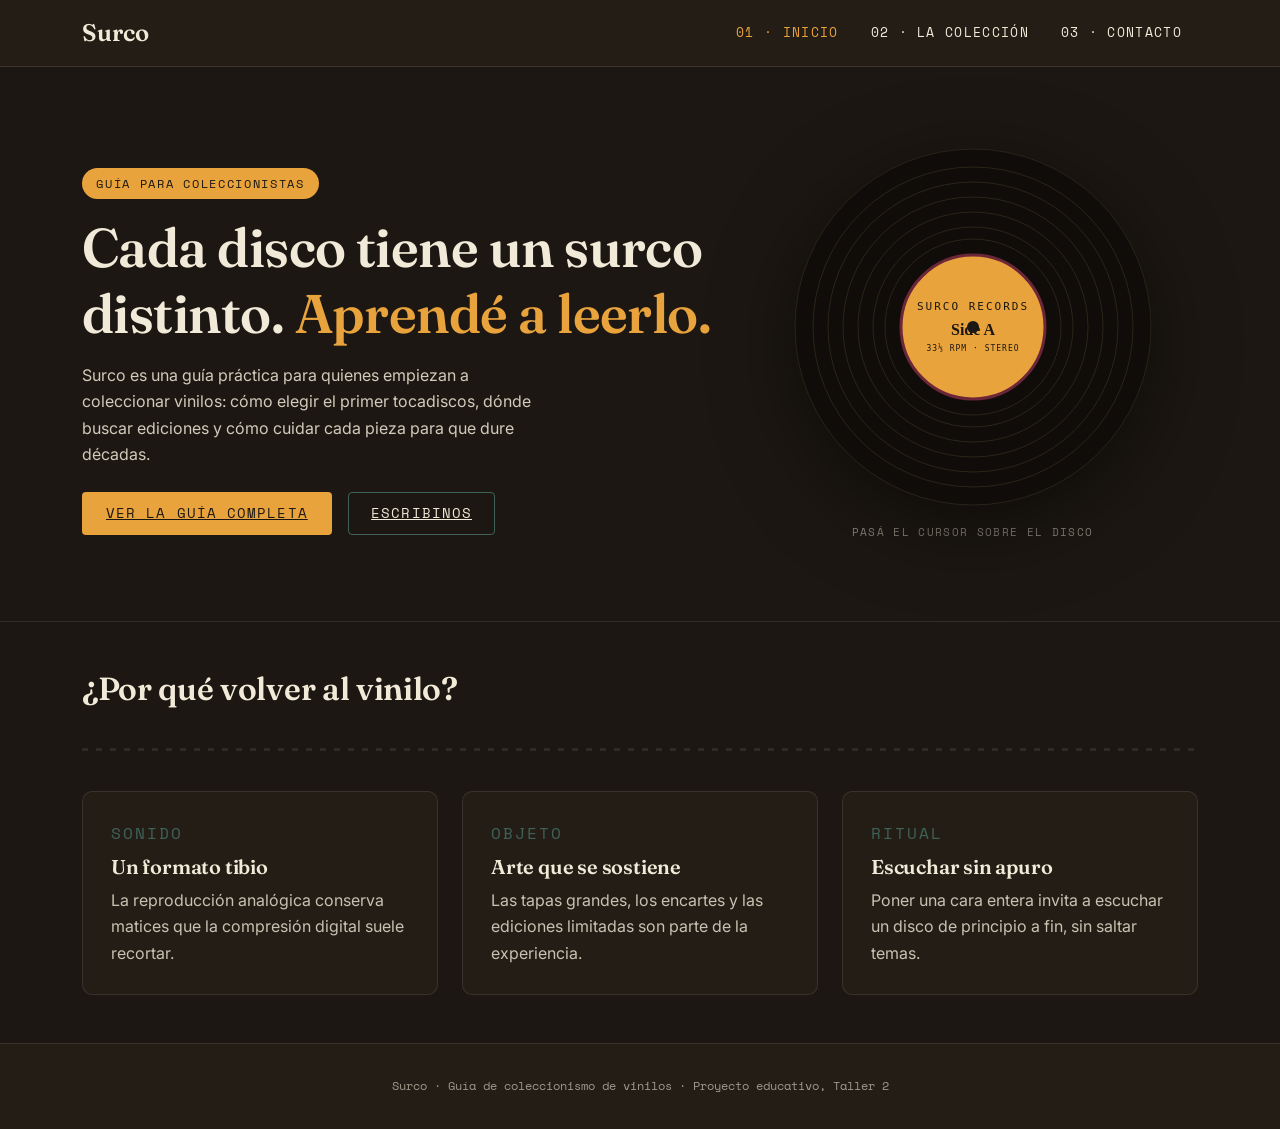
<file: index.html>
<!DOCTYPE html>
<html lang="es">
<head>
  <meta charset="UTF-8">
  <meta name="viewport" content="width=device-width, initial-scale=1.0">
  <title>Surco — Coleccionismo de vinilos</title>
  <link rel="preconnect" href="https://fonts.googleapis.com">
  <link href="https://fonts.googleapis.com/css2?family=Fraunces:wght@500;600;700&family=Inter:wght@400;500&family=Space+Mono:wght@400;700&display=swap" rel="stylesheet">
  <link href="https://cdn.jsdelivr.net/npm/bootstrap@5.3.3/dist/css/bootstrap.min.css" rel="stylesheet">
  <link rel="stylesheet" href="css/styles.css">
</head>
<body>

  <!-- ===== NAV ===== -->
  <nav class="navbar navbar-expand-md navbar-surco sticky-top">
    <div class="container">
      <a class="navbar-brand" href="index.html">Surco</a>
      <button class="navbar-toggler" type="button" data-bs-toggle="collapse" data-bs-target="#navMenu" aria-label="Abrir menú">
        <span class="navbar-toggler-icon"></span>
      </button>
      <div class="collapse navbar-collapse" id="navMenu">
        <ul class="navbar-nav ms-auto">
          <li class="nav-item"><a class="nav-link active" href="index.html">01 · Inicio</a></li>
          <li class="nav-item"><a class="nav-link" href="coleccion.html">02 · La colección</a></li>
          <li class="nav-item"><a class="nav-link" href="contacto.html">03 · Contacto</a></li>
        </ul>
      </div>
    </div>
  </nav>

  <!-- ===== HERO ===== -->
  <header class="hero">
    <div class="container">
      <div class="row align-items-center gy-5">
        <div class="col-md-7">
          <span class="label-chip">Guía para coleccionistas</span>
          <h1 class="display-font mt-3" style="font-size: clamp(2.2rem, 5vw, 3.4rem);">
            Cada disco tiene un surco distinto. <span class="text-amber">Aprendé a leerlo.</span>
          </h1>
          <p class="mt-3" style="max-width: 46ch; color: rgba(242,234,216,0.85);">
            Surco es una guía práctica para quienes empiezan a coleccionar vinilos: cómo elegir el primer tocadiscos,
            dónde buscar ediciones y cómo cuidar cada pieza para que dure décadas.
          </p>
          <div class="d-flex gap-3 mt-4 flex-wrap">
            <a href="coleccion.html" class="btn-amber">Ver la guía completa</a>
            <a href="contacto.html" class="btn-outline-teal">Escribinos</a>
          </div>
        </div>
        <div class="col-md-5">
          <div class="vinyl-wrap">
            <img src="images/vinyl-record.svg" alt="Disco de vinilo animado, girando lentamente" class="vinyl-record img-fluid">
          </div>
          <p class="text-center label-font mt-3" style="font-size:0.7rem; color: rgba(242,234,216,0.5);">
            Pasá el cursor sobre el disco
          </p>
        </div>
      </div>
    </div>
  </header>

  <!-- ===== POR QUÉ COLECCIONAR ===== -->
  <section class="py-5">
    <div class="container">
      <h2 class="display-font">¿Por qué volver al vinilo?</h2>
      <hr class="groove-divider">
      <div class="row g-4">
        <div class="col-md-4">
          <div class="sleeve-card h-100">
            <span class="label-font text-teal">Sonido</span>
            <h3 class="h5 display-font mt-2">Un formato tibio</h3>
            <p class="mb-0" style="color: rgba(242,234,216,0.8);">La reproducción analógica conserva matices que la compresión digital suele recortar.</p>
          </div>
        </div>
        <div class="col-md-4">
          <div class="sleeve-card h-100">
            <span class="label-font text-teal">Objeto</span>
            <h3 class="h5 display-font mt-2">Arte que se sostiene</h3>
            <p class="mb-0" style="color: rgba(242,234,216,0.8);">Las tapas grandes, los encartes y las ediciones limitadas son parte de la experiencia.</p>
          </div>
        </div>
        <div class="col-md-4">
          <div class="sleeve-card h-100">
            <span class="label-font text-teal">Ritual</span>
            <h3 class="h5 display-font mt-2">Escuchar sin apuro</h3>
            <p class="mb-0" style="color: rgba(242,234,216,0.8);">Poner una cara entera invita a escuchar un disco de principio a fin, sin saltar temas.</p>
          </div>
        </div>
      </div>
    </div>
  </section>

  <!-- ===== FOOTER ===== -->
  <footer class="footer-surco text-center">
    <div class="container">
      Surco · Guía de coleccionismo de vinilos · Proyecto educativo, Taller 2
    </div>
  </footer>

  <script src="https://cdn.jsdelivr.net/npm/bootstrap@5.3.3/dist/js/bootstrap.bundle.min.js"></script>
</body>
</html>
</file>
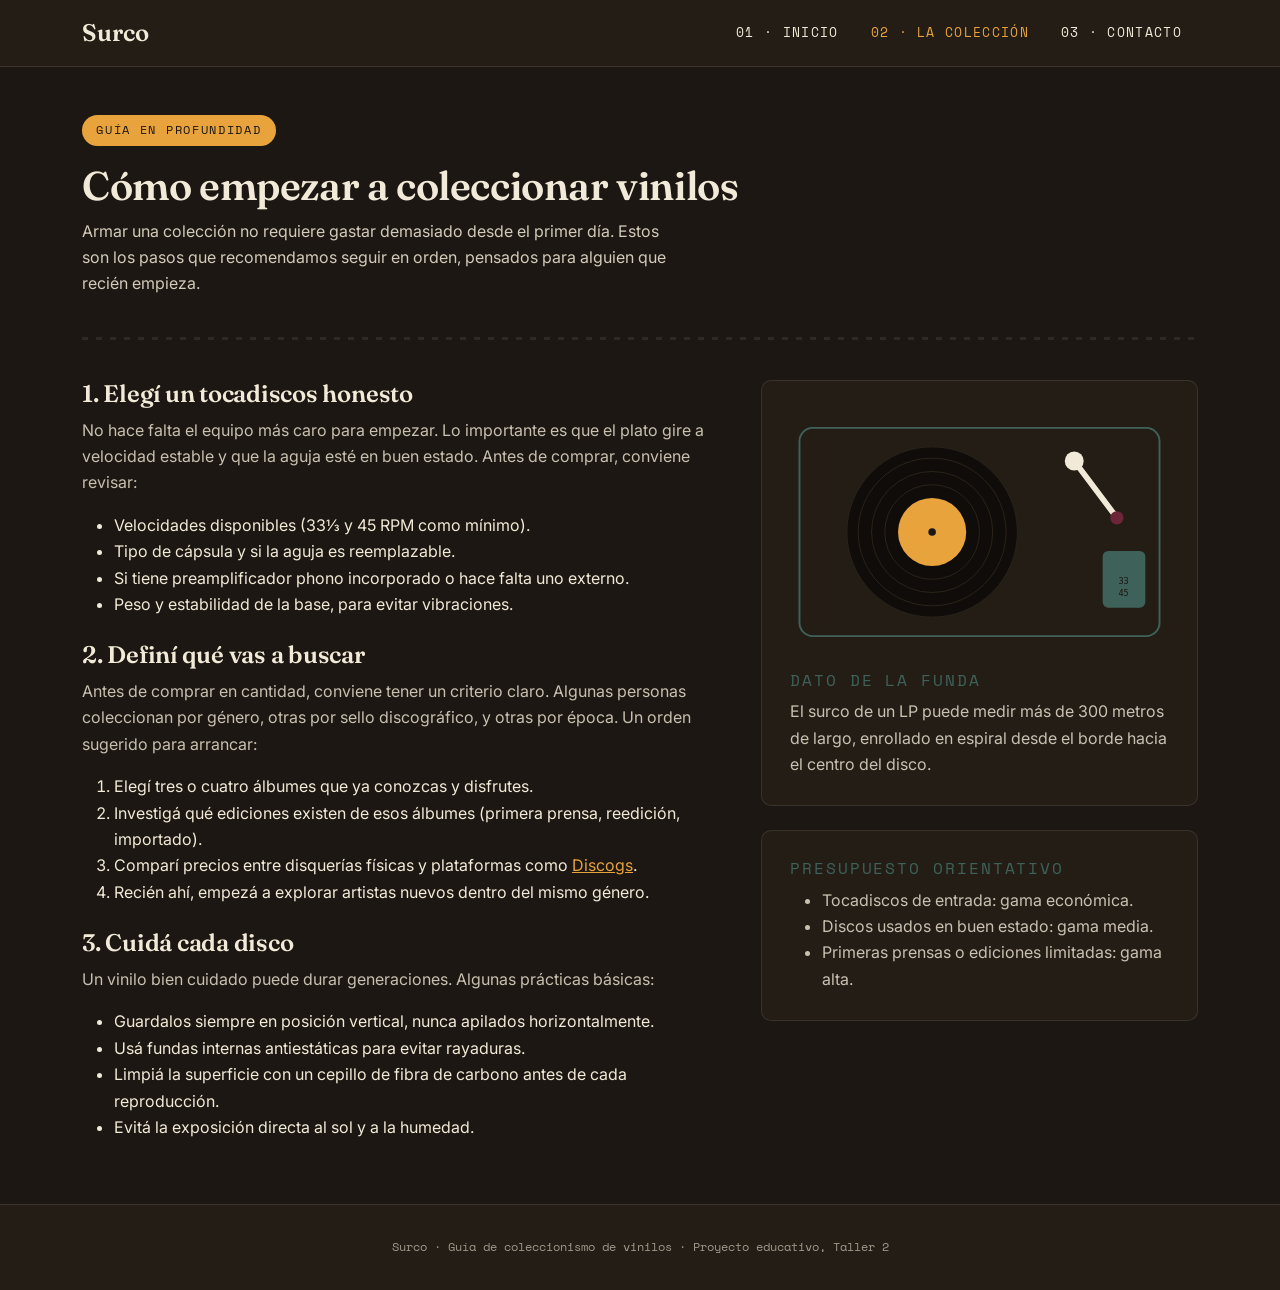
<file: coleccion.html>
<!DOCTYPE html>
<html lang="es">
<head>
  <meta charset="UTF-8">
  <meta name="viewport" content="width=device-width, initial-scale=1.0">
  <title>La colección — Surco</title>
  <link rel="preconnect" href="https://fonts.googleapis.com">
  <link href="https://fonts.googleapis.com/css2?family=Fraunces:wght@500;600;700&family=Inter:wght@400;500&family=Space+Mono:wght@400;700&display=swap" rel="stylesheet">
  <link href="https://cdn.jsdelivr.net/npm/bootstrap@5.3.3/dist/css/bootstrap.min.css" rel="stylesheet">
  <link rel="stylesheet" href="css/styles.css">
</head>
<body>

  <!-- ===== NAV ===== -->
  <nav class="navbar navbar-expand-md navbar-surco sticky-top">
    <div class="container">
      <a class="navbar-brand" href="index.html">Surco</a>
      <button class="navbar-toggler" type="button" data-bs-toggle="collapse" data-bs-target="#navMenu" aria-label="Abrir menú">
        <span class="navbar-toggler-icon"></span>
      </button>
      <div class="collapse navbar-collapse" id="navMenu">
        <ul class="navbar-nav ms-auto">
          <li class="nav-item"><a class="nav-link" href="index.html">01 · Inicio</a></li>
          <li class="nav-item"><a class="nav-link active" href="coleccion.html">02 · La colección</a></li>
          <li class="nav-item"><a class="nav-link" href="contacto.html">03 · Contacto</a></li>
        </ul>
      </div>
    </div>
  </nav>

  <div class="container py-5">
    <span class="label-chip">Guía en profundidad</span>
    <h1 class="display-font mt-3">Cómo empezar a coleccionar vinilos</h1>
    <p style="max-width: 60ch; color: rgba(242,234,216,0.85);">
      Armar una colección no requiere gastar demasiado desde el primer día. Estos son los pasos que recomendamos
      seguir en orden, pensados para alguien que recién empieza.
    </p>

    <hr class="groove-divider">

    <div class="row g-5 align-items-start">
      <div class="col-lg-7">
        <h2 class="h4 display-font">1. Elegí un tocadiscos honesto</h2>
        <p style="color: rgba(242,234,216,0.8);">
          No hace falta el equipo más caro para empezar. Lo importante es que el plato gire a velocidad estable
          y que la aguja esté en buen estado. Antes de comprar, conviene revisar:
        </p>
        <ul>
          <li>Velocidades disponibles (33⅓ y 45 RPM como mínimo).</li>
          <li>Tipo de cápsula y si la aguja es reemplazable.</li>
          <li>Si tiene preamplificador phono incorporado o hace falta uno externo.</li>
          <li>Peso y estabilidad de la base, para evitar vibraciones.</li>
        </ul>

        <h2 class="h4 display-font mt-4">2. Definí qué vas a buscar</h2>
        <p style="color: rgba(242,234,216,0.8);">
          Antes de comprar en cantidad, conviene tener un criterio claro. Algunas personas coleccionan por género,
          otras por sello discográfico, y otras por época. Un orden sugerido para arrancar:
        </p>
        <ol>
          <li>Elegí tres o cuatro álbumes que ya conozcas y disfrutes.</li>
          <li>Investigá qué ediciones existen de esos álbumes (primera prensa, reedición, importado).</li>
          <li>Comparí precios entre disquerías físicas y plataformas como <a href="https://www.discogs.com" target="_blank" rel="noopener">Discogs</a>.</li>
          <li>Recién ahí, empezá a explorar artistas nuevos dentro del mismo género.</li>
        </ol>

        <h2 class="h4 display-font mt-4">3. Cuidá cada disco</h2>
        <p style="color: rgba(242,234,216,0.8);">
          Un vinilo bien cuidado puede durar generaciones. Algunas prácticas básicas:
        </p>
        <ul>
          <li>Guardalos siempre en posición vertical, nunca apilados horizontalmente.</li>
          <li>Usá fundas internas antiestáticas para evitar rayaduras.</li>
          <li>Limpiá la superficie con un cepillo de fibra de carbono antes de cada reproducción.</li>
          <li>Evitá la exposición directa al sol y a la humedad.</li>
        </ul>
      </div>

      <div class="col-lg-5">
        <div class="sleeve-card">
          <img src="images/turntable.svg" alt="Ilustración de un tocadiscos con brazo y aguja" class="img-fluid mb-3">
          <h3 class="h6 label-font text-teal">Dato de la funda</h3>
          <p class="mb-0" style="color: rgba(242,234,216,0.8);">
            El surco de un LP puede medir más de 300 metros de largo, enrollado en espiral desde el borde
            hacia el centro del disco.
          </p>
        </div>

        <div class="sleeve-card mt-4">
          <h3 class="h6 label-font text-teal">Presupuesto orientativo</h3>
          <ul class="mb-0" style="color: rgba(242,234,216,0.8);">
            <li>Tocadiscos de entrada: gama económica.</li>
            <li>Discos usados en buen estado: gama media.</li>
            <li>Primeras prensas o ediciones limitadas: gama alta.</li>
          </ul>
        </div>
      </div>
    </div>
  </div>

  <!-- ===== FOOTER ===== -->
  <footer class="footer-surco text-center">
    <div class="container">
      Surco · Guía de coleccionismo de vinilos · Proyecto educativo, Taller 2
    </div>
  </footer>

  <script src="https://cdn.jsdelivr.net/npm/bootstrap@5.3.3/dist/js/bootstrap.bundle.min.js"></script>
</body>
</html>
</file>
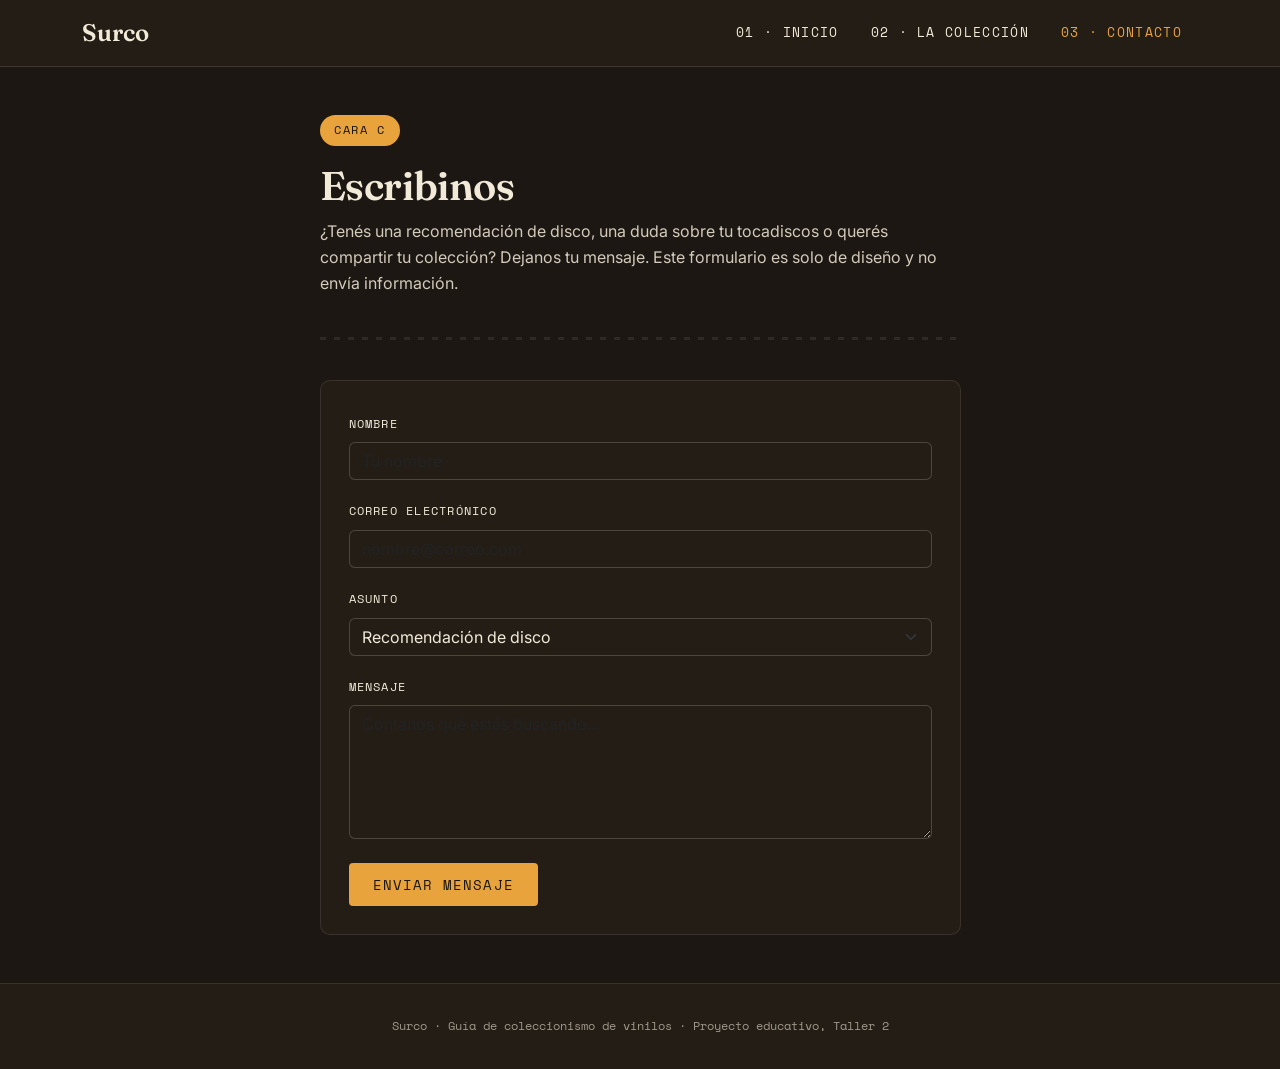
<file: contacto.html>
<!DOCTYPE html>
<html lang="es">
<head>
  <meta charset="UTF-8">
  <meta name="viewport" content="width=device-width, initial-scale=1.0">
  <title>Contacto — Surco</title>
  <link rel="preconnect" href="https://fonts.googleapis.com">
  <link href="https://fonts.googleapis.com/css2?family=Fraunces:wght@500;600;700&family=Inter:wght@400;500&family=Space+Mono:wght@400;700&display=swap" rel="stylesheet">
  <link href="https://cdn.jsdelivr.net/npm/bootstrap@5.3.3/dist/css/bootstrap.min.css" rel="stylesheet">
  <link rel="stylesheet" href="css/styles.css">
</head>
<body>

  <!-- ===== NAV ===== -->
  <nav class="navbar navbar-expand-md navbar-surco sticky-top">
    <div class="container">
      <a class="navbar-brand" href="index.html">Surco</a>
      <button class="navbar-toggler" type="button" data-bs-toggle="collapse" data-bs-target="#navMenu" aria-label="Abrir menú">
        <span class="navbar-toggler-icon"></span>
      </button>
      <div class="collapse navbar-collapse" id="navMenu">
        <ul class="navbar-nav ms-auto">
          <li class="nav-item"><a class="nav-link" href="index.html">01 · Inicio</a></li>
          <li class="nav-item"><a class="nav-link" href="coleccion.html">02 · La colección</a></li>
          <li class="nav-item"><a class="nav-link active" href="contacto.html">03 · Contacto</a></li>
        </ul>
      </div>
    </div>
  </nav>

  <div class="container py-5">
    <div class="row justify-content-center">
      <div class="col-lg-7">
        <span class="label-chip">Cara C</span>
        <h1 class="display-font mt-3">Escribinos</h1>
        <p style="color: rgba(242,234,216,0.85);">
          ¿Tenés una recomendación de disco, una duda sobre tu tocadiscos o querés compartir tu colección?
          Dejanos tu mensaje. Este formulario es solo de diseño y no envía información.
        </p>

        <hr class="groove-divider">

        <form class="sleeve-card">
          <div class="mb-3">
            <label for="nombre" class="form-label form-label-surco">Nombre</label>
            <input type="text" class="form-control form-control-surco" id="nombre" placeholder="Tu nombre">
          </div>
          <div class="mb-3">
            <label for="email" class="form-label form-label-surco">Correo electrónico</label>
            <input type="email" class="form-control form-control-surco" id="email" placeholder="nombre@correo.com">
          </div>
          <div class="mb-3">
            <label for="asunto" class="form-label form-label-surco">Asunto</label>
            <select class="form-select form-control-surco" id="asunto">
              <option selected>Recomendación de disco</option>
              <option>Consulta sobre equipos</option>
              <option>Otra consulta</option>
            </select>
          </div>
          <div class="mb-4">
            <label for="mensaje" class="form-label form-label-surco">Mensaje</label>
            <textarea class="form-control form-control-surco" id="mensaje" rows="5" placeholder="Contanos qué estás buscando..."></textarea>
          </div>
          <button type="button" class="btn-amber">Enviar mensaje</button>
        </form>
      </div>
    </div>
  </div>

  <!-- ===== FOOTER ===== -->
  <footer class="footer-surco text-center">
    <div class="container">
      Surco · Guía de coleccionismo de vinilos · Proyecto educativo, Taller 2
    </div>
  </footer>

  <script src="https://cdn.jsdelivr.net/npm/bootstrap@5.3.3/dist/js/bootstrap.bundle.min.js"></script>
</body>
</html>
</file>
<file: css/styles.css>
/* ===========================================================
   Surco — hoja de estilos
   Paleta:
   --vinyl-black  #1C1712  fondo principal
   --label-amber  #E8A33D  acento primario (etiqueta de disco)
   --felt-teal    #3E6259  acento secundario (fieltro del plato)
   --sleeve-cream #F2EAD8  texto claro / fondos claros
   --burgundy     #6B2737  hover / detalle
   =========================================================== */

:root {
  --vinyl-black: #1c1712;
  --vinyl-black-soft: #241d16;
  --label-amber: #e8a33d;
  --felt-teal: #3e6259;
  --sleeve-cream: #f2ead8;
  --burgundy: #6b2737;
}

* { box-sizing: border-box; }

body {
  background-color: var(--vinyl-black);
  color: var(--sleeve-cream);
  font-family: "Inter", sans-serif;
  line-height: 1.65;
}

h1, h2, h3, .display-font {
  font-family: "Fraunces", serif;
  font-weight: 600;
  letter-spacing: -0.01em;
}

.label-font {
  font-family: "Space Mono", monospace;
  text-transform: uppercase;
  letter-spacing: 0.12em;
}

a { color: var(--label-amber); }
a:hover { color: var(--burgundy); }

/* ---------- Navbar: estilizada como el lomo de una funda ---------- */
.navbar-surco {
  background-color: var(--vinyl-black-soft);
  border-bottom: 1px solid rgba(242, 234, 216, 0.12);
}
.navbar-surco .navbar-brand {
  font-family: "Fraunces", serif;
  font-weight: 600;
  font-size: 1.5rem;
  color: var(--sleeve-cream);
}
.navbar-surco .nav-link {
  font-family: "Space Mono", monospace;
  font-size: 0.82rem;
  letter-spacing: 0.1em;
  text-transform: uppercase;
  color: var(--sleeve-cream);
  padding: 0.5rem 1rem !important;
  transition: color 0.25s ease;
}
.navbar-surco .nav-link:hover,
.navbar-surco .nav-link.active {
  color: var(--label-amber);
}

/* ---------- Clase personalizada #1: chip tipo etiqueta de vinilo ---------- */
.label-chip {
  display: inline-block;
  background-color: var(--label-amber);
  color: var(--vinyl-black);
  font-family: "Space Mono", monospace;
  font-size: 0.75rem;
  letter-spacing: 0.14em;
  text-transform: uppercase;
  padding: 0.35rem 0.9rem;
  border-radius: 999px;
}

/* ---------- Clase personalizada #2: divisor tipo surco ---------- */
.groove-divider {
  height: 3px;
  background: repeating-linear-gradient(
    90deg,
    rgba(242, 234, 216, 0.35) 0px,
    rgba(242, 234, 216, 0.35) 6px,
    transparent 6px,
    transparent 14px
  );
  margin: 2.5rem 0;
  border: none;
}

/* ---------- Clase personalizada #3: tarjeta de contenido ---------- */
.sleeve-card {
  background-color: var(--vinyl-black-soft);
  border: 1px solid rgba(242, 234, 216, 0.1);
  border-radius: 10px;
  padding: 1.75rem;
  transition: transform 0.3s ease, border-color 0.3s ease;
}
.sleeve-card:hover {
  transform: translateY(-6px);
  border-color: var(--label-amber);
}

/* ---------- Disco animado (elemento firma) ---------- */
.vinyl-wrap {
  width: 100%;
  max-width: 360px;
  margin: 0 auto;
}
.vinyl-record {
  animation: spin 10s linear infinite;
  animation-play-state: paused;
  filter: drop-shadow(0 20px 40px rgba(0,0,0,0.5));
}
.vinyl-wrap:hover .vinyl-record,
.vinyl-record.spinning {
  animation-play-state: running;
}
@keyframes spin {
  from { transform: rotate(0deg); }
  to { transform: rotate(360deg); }
}
@media (prefers-reduced-motion: reduce) {
  .vinyl-record { animation: none; }
}

/* ---------- Hero ---------- */
.hero {
  padding: 5rem 0 4rem;
  border-bottom: 1px solid rgba(242, 234, 216, 0.1);
}
.btn-amber {
  background-color: var(--label-amber);
  color: var(--vinyl-black);
  font-family: "Space Mono", monospace;
  letter-spacing: 0.08em;
  text-transform: uppercase;
  font-size: 0.85rem;
  border: none;
  padding: 0.65rem 1.5rem;
  border-radius: 4px;
  transition: background-color 0.25s ease, transform 0.25s ease;
}
.btn-amber:hover {
  background-color: var(--burgundy);
  color: var(--sleeve-cream);
  transform: translateY(-2px);
}
.btn-outline-teal {
  background-color: transparent;
  color: var(--sleeve-cream);
  border: 1px solid var(--felt-teal);
  font-family: "Space Mono", monospace;
  letter-spacing: 0.08em;
  text-transform: uppercase;
  font-size: 0.85rem;
  padding: 0.6rem 1.4rem;
  border-radius: 4px;
  transition: background-color 0.25s ease;
}
.btn-outline-teal:hover {
  background-color: var(--felt-teal);
  color: var(--sleeve-cream);
}

/* ---------- Footer ---------- */
.footer-surco {
  background-color: var(--vinyl-black-soft);
  border-top: 1px solid rgba(242, 234, 216, 0.1);
  padding: 2rem 0;
  font-family: "Space Mono", monospace;
  font-size: 0.78rem;
  color: rgba(242, 234, 216, 0.6);
}

/* ---------- Formulario de contacto ---------- */
.form-control-surco {
  background-color: var(--vinyl-black-soft);
  border: 1px solid rgba(242, 234, 216, 0.2);
  color: var(--sleeve-cream);
  border-radius: 6px;
}
.form-control-surco:focus {
  background-color: var(--vinyl-black-soft);
  color: var(--sleeve-cream);
  border-color: var(--label-amber);
  box-shadow: 0 0 0 0.2rem rgba(232, 163, 61, 0.25);
}
.form-label-surco {
  font-family: "Space Mono", monospace;
  font-size: 0.78rem;
  letter-spacing: 0.1em;
  text-transform: uppercase;
  color: var(--sleeve-cream);
}

.text-amber { color: var(--label-amber); }
.text-teal { color: var(--felt-teal); }
.bg-soft { background-color: var(--vinyl-black-soft); }
</file>
